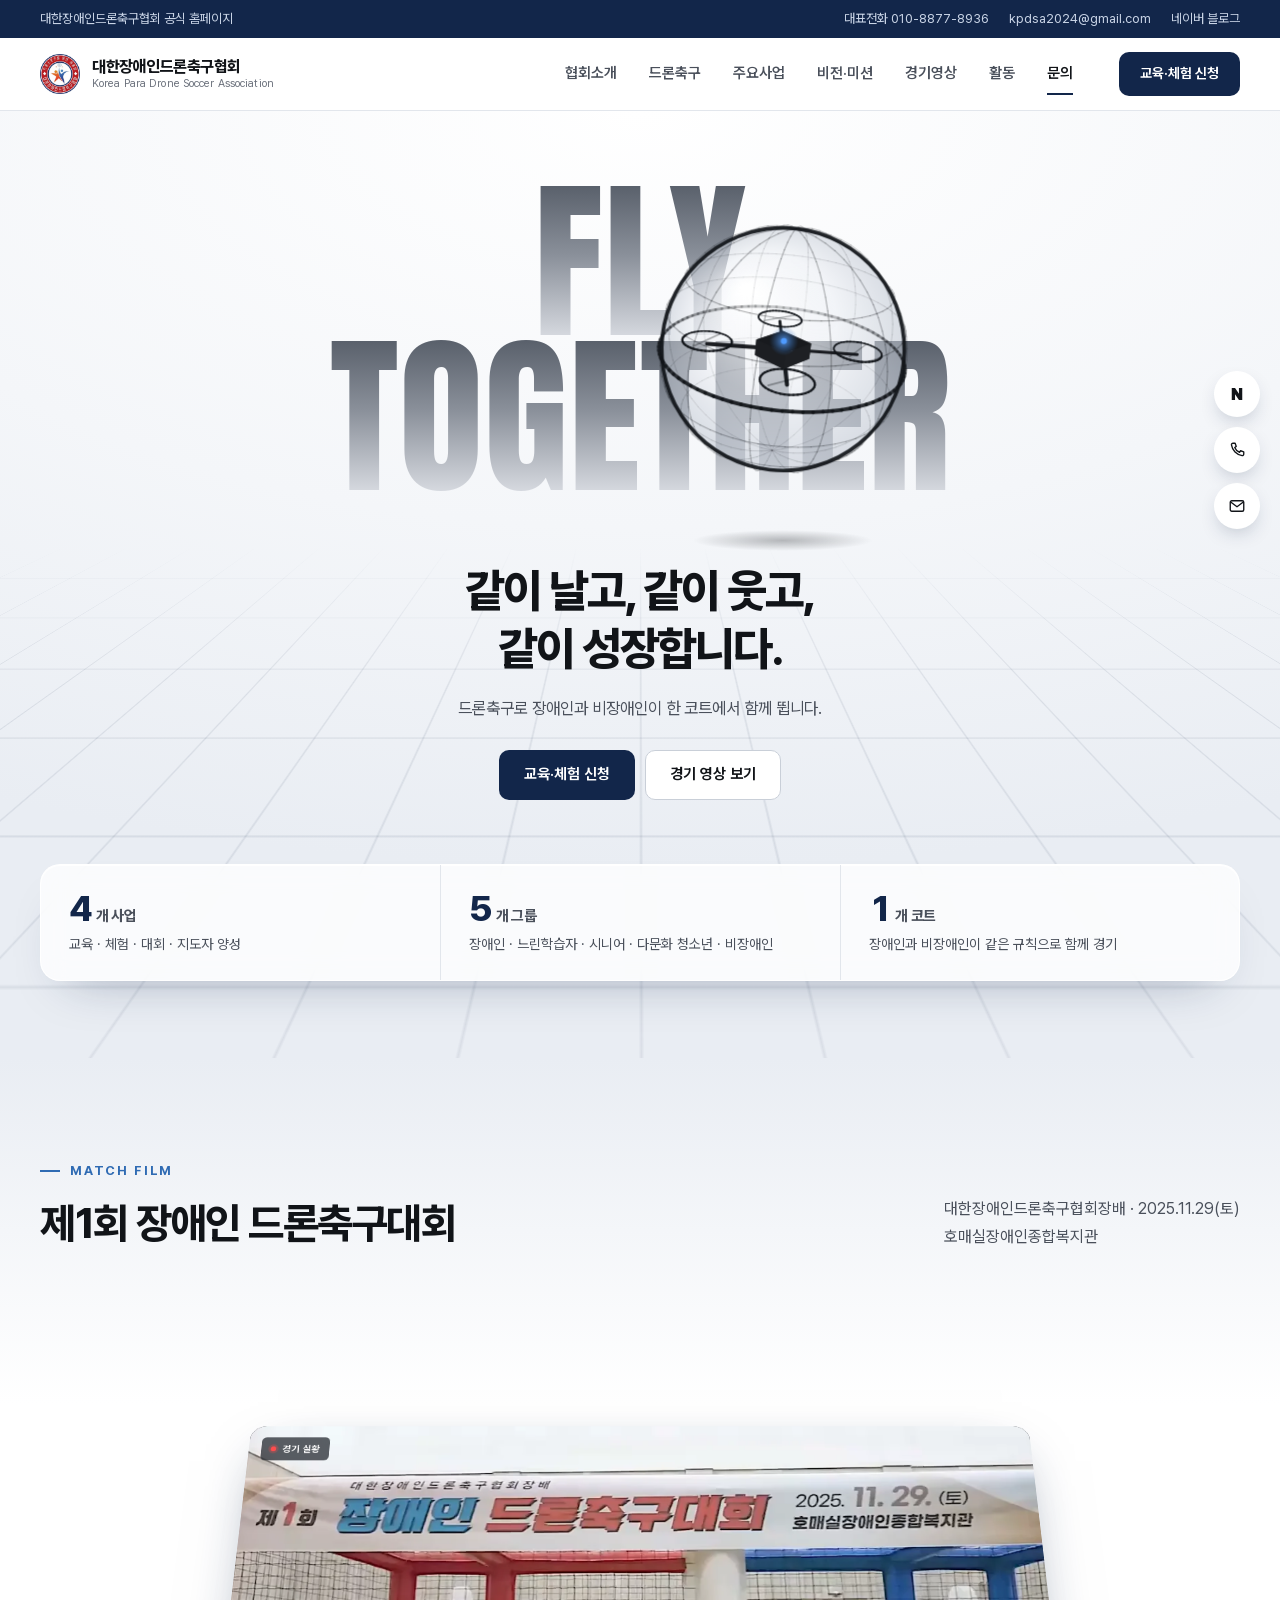
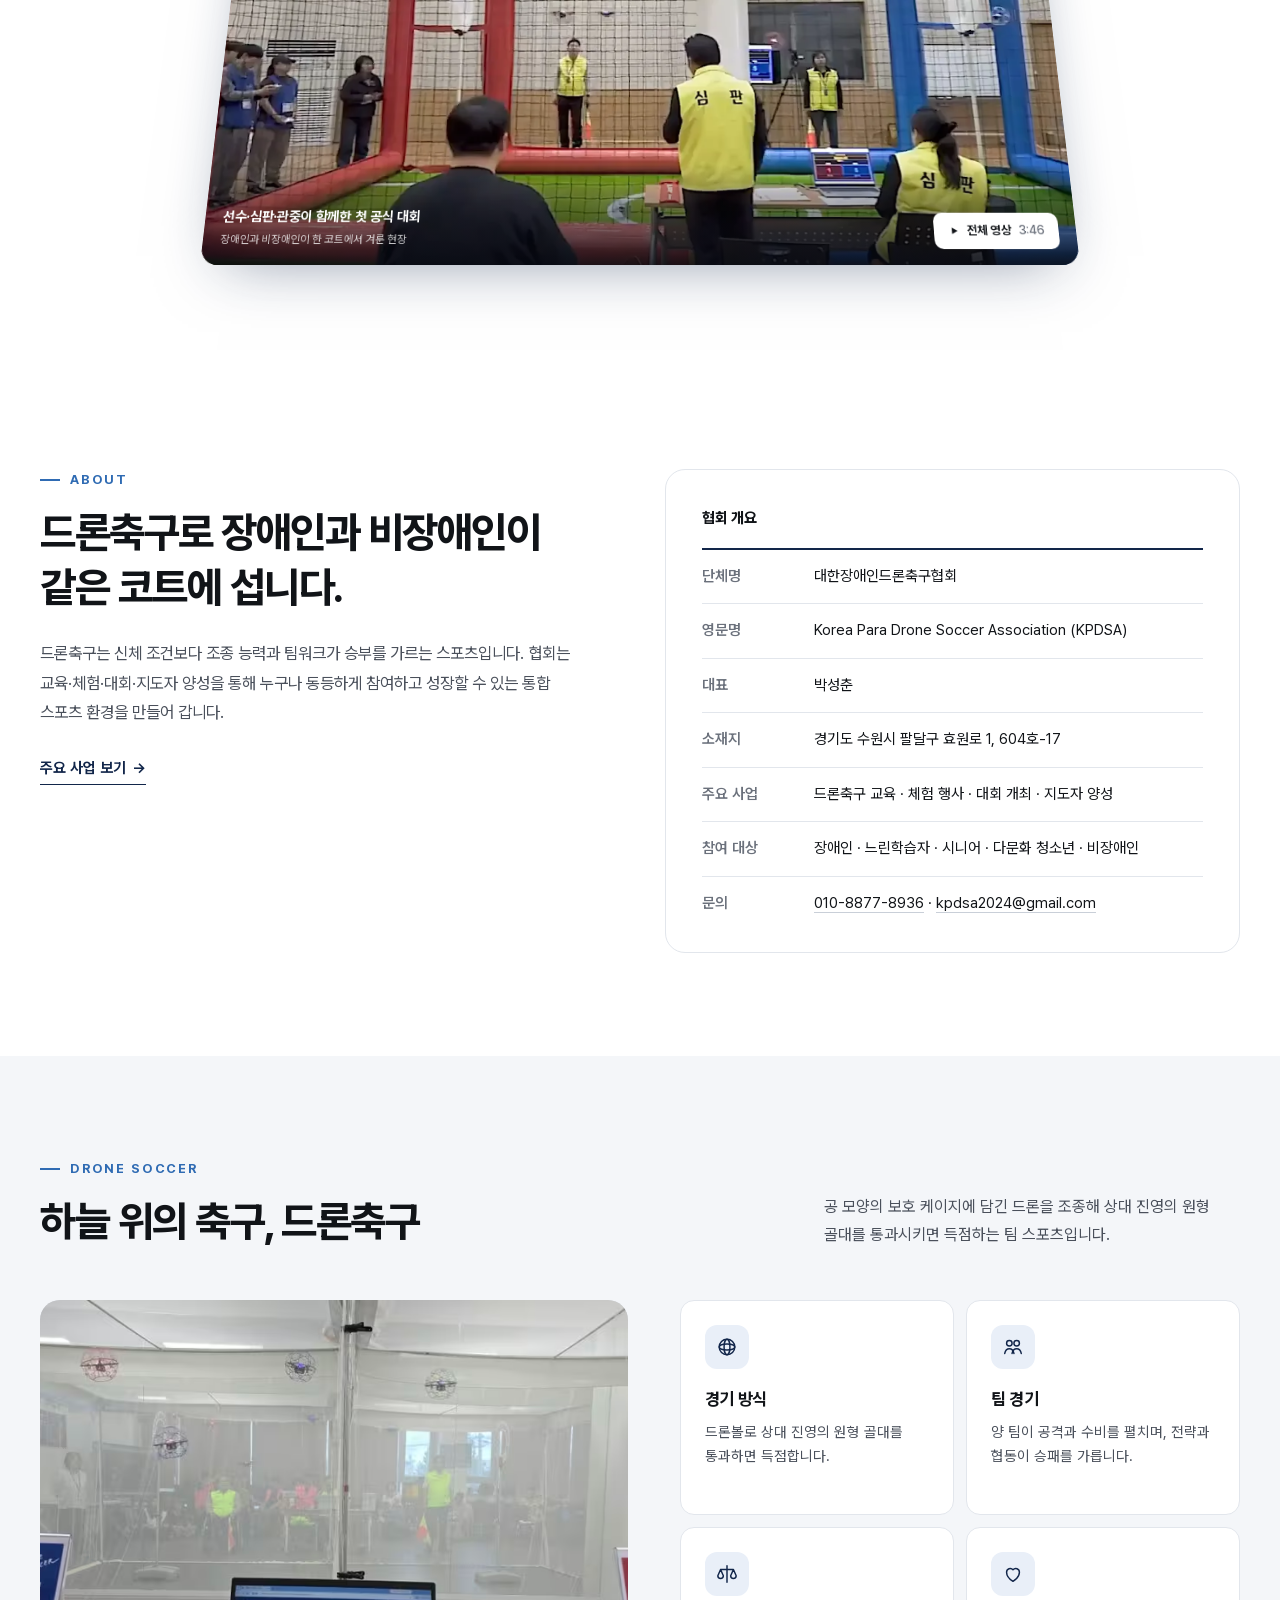
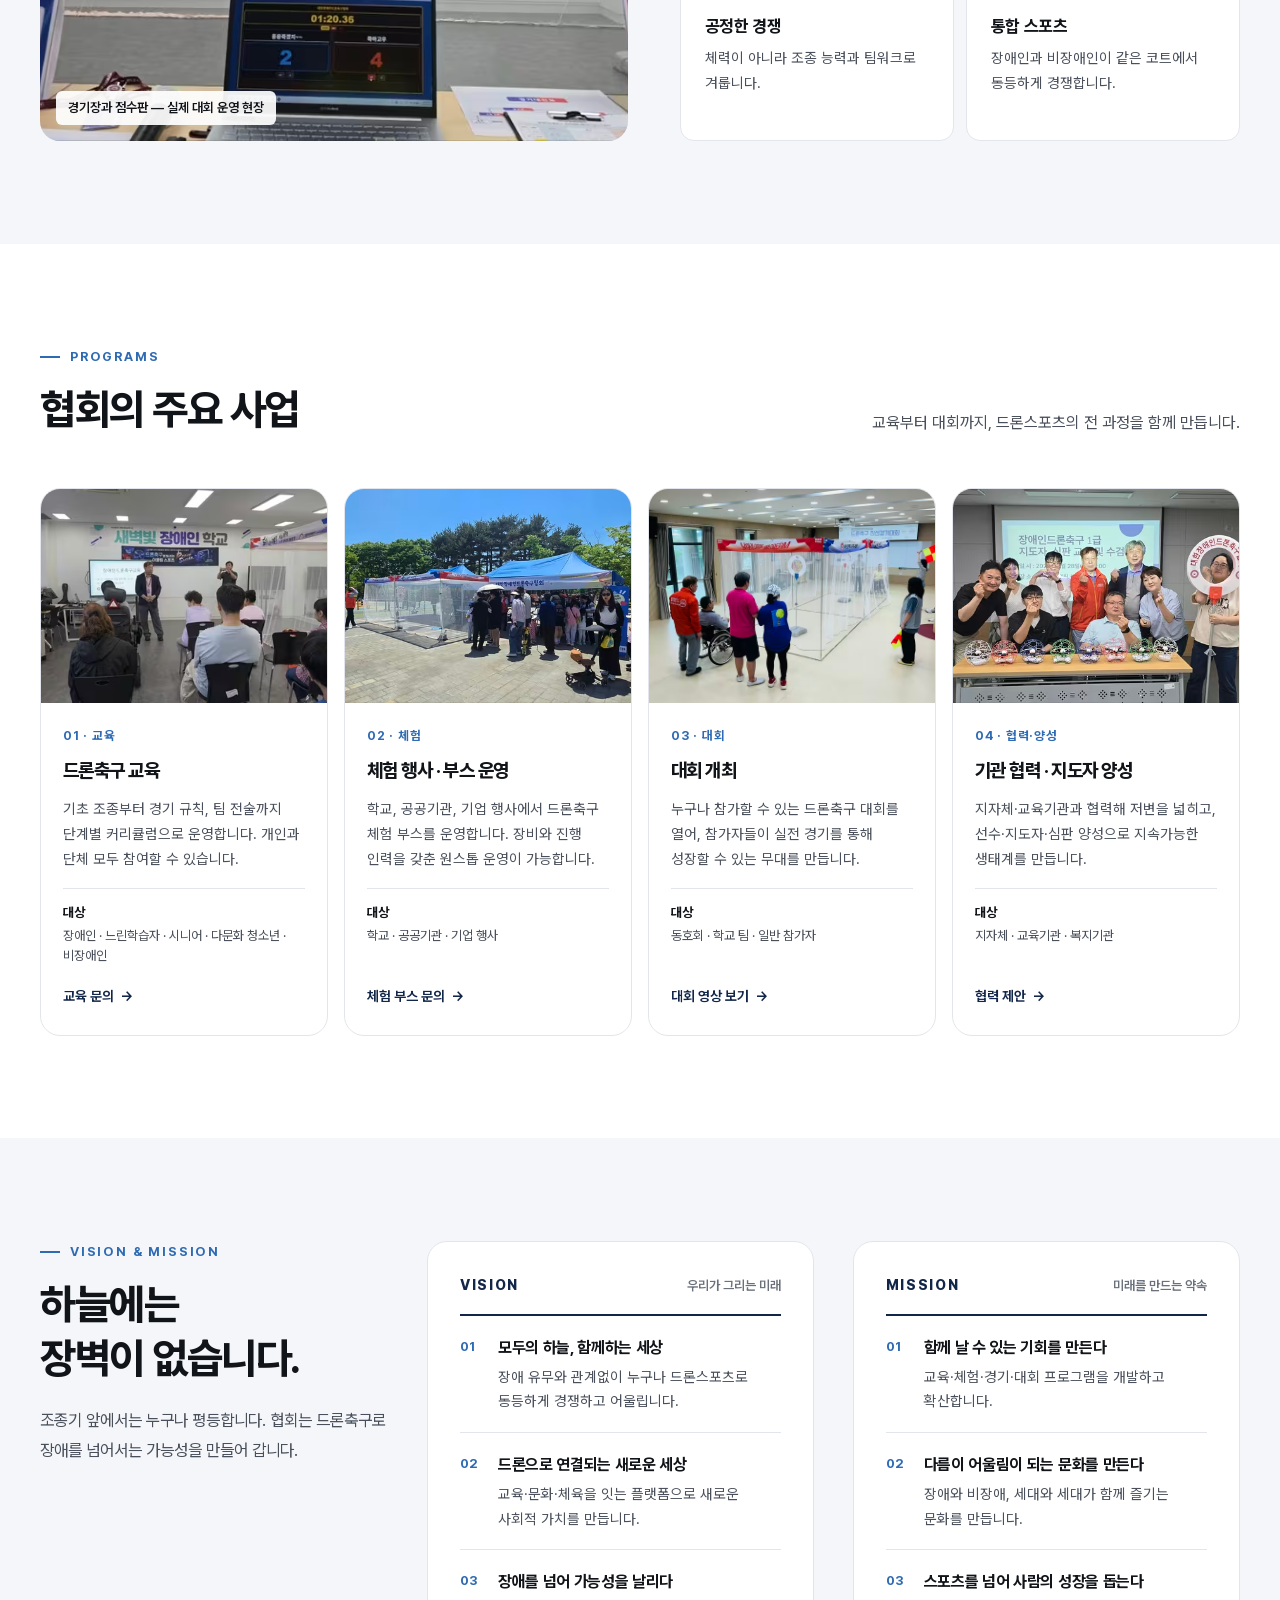
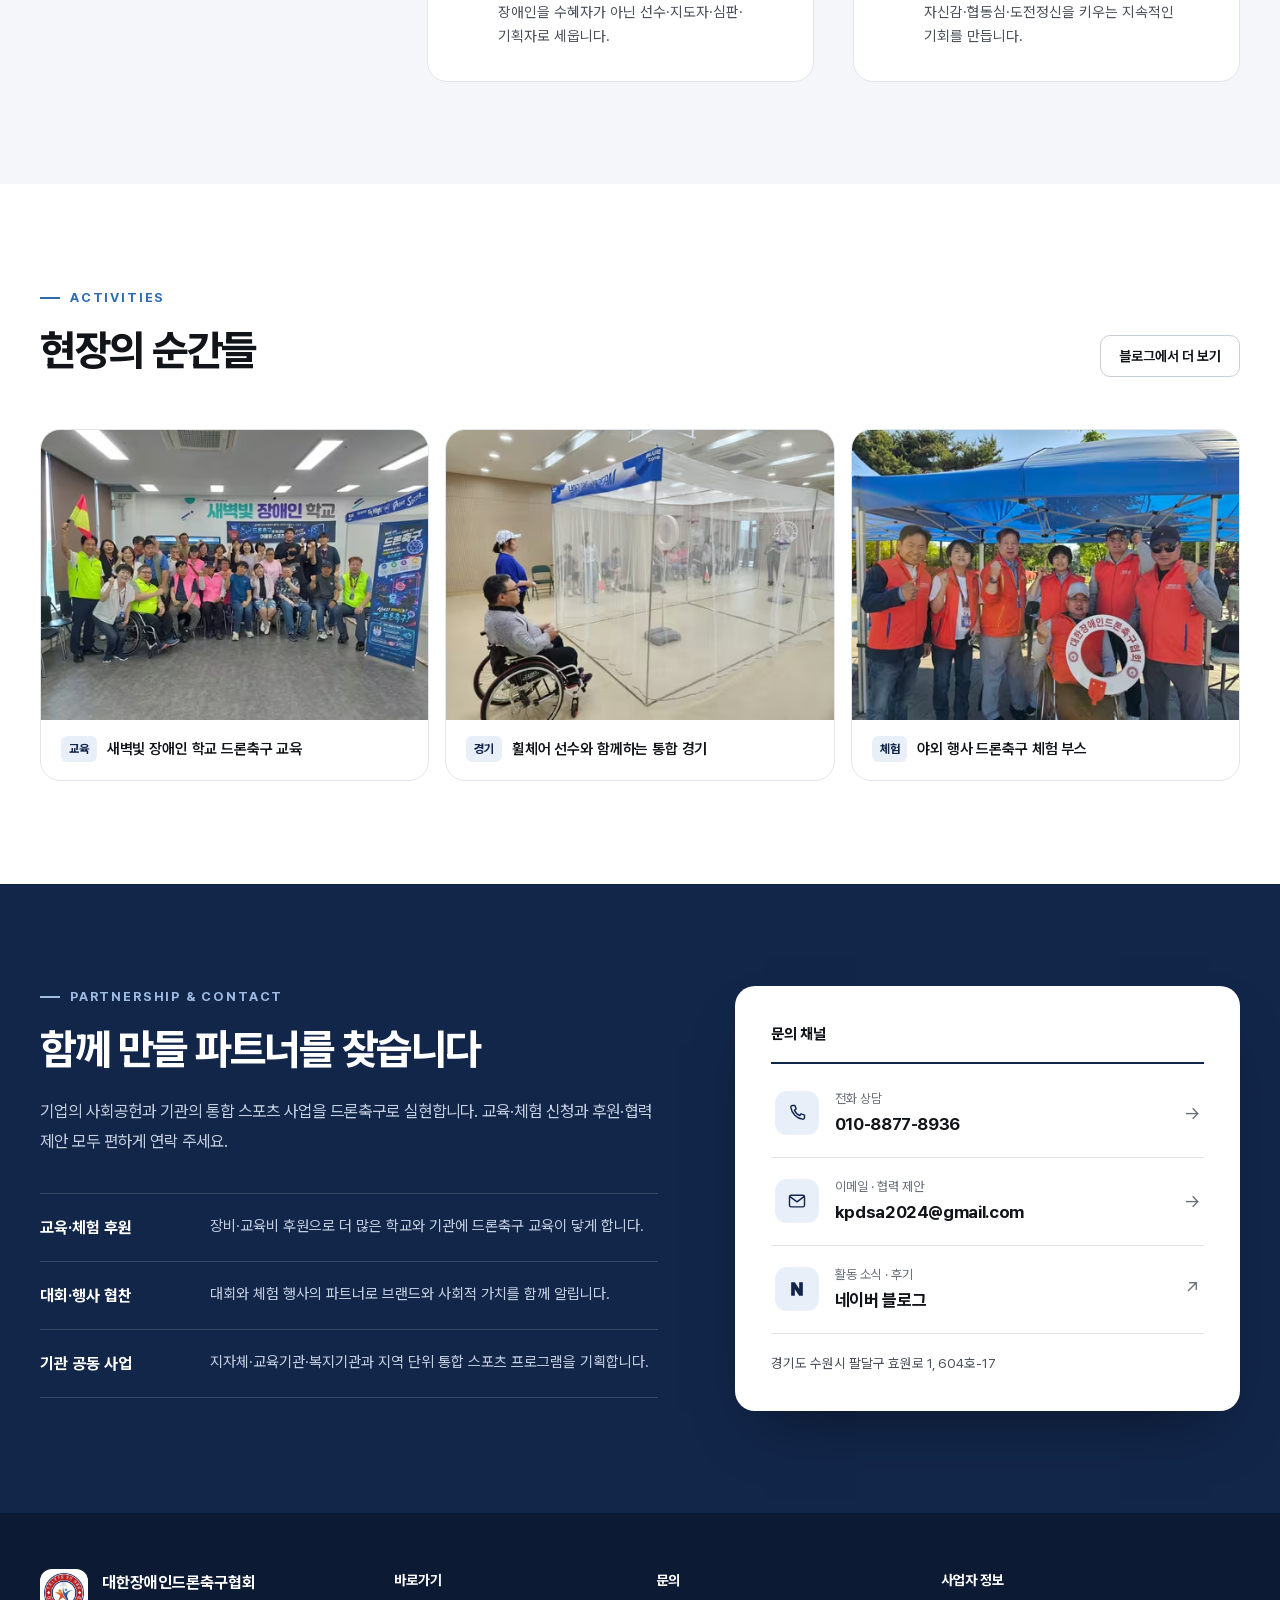
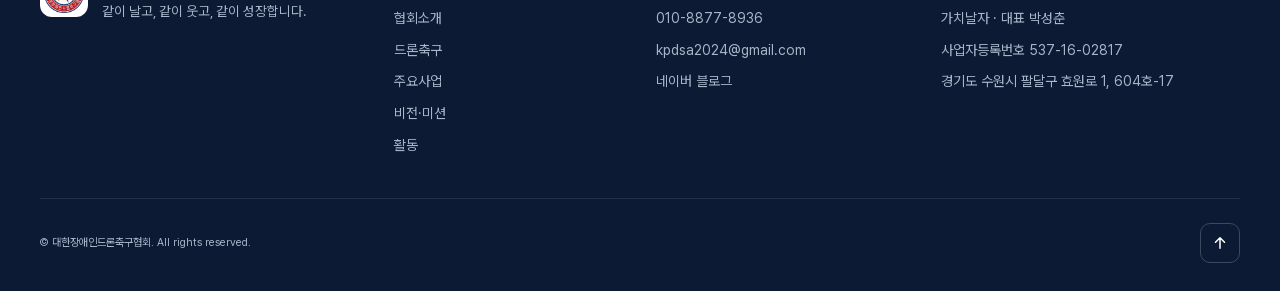
<file: index.html>
<!doctype html>
<html lang="ko">
<head>
<meta charset="utf-8">
<meta name="viewport" content="width=device-width, initial-scale=1, viewport-fit=cover">
<title>대한장애인드론축구협회 | 같이 날고, 같이 웃고, 같이 성장합니다</title>
<meta name="description" content="대한장애인드론축구협회(가치날자)는 드론축구로 장애인·비장애인이 함께하는 통합 스포츠 문화를 만듭니다. 교육·체험·대회·지도자 양성 운영.">
<meta name="keywords" content="대한장애인드론축구협회,가치날자,드론축구,장애인체육,통합스포츠,드론교육,드론체험,드론축구대회,장애인드론축구,수원 드론축구">
<meta name="author" content="대한장애인드론축구협회">
<meta name="robots" content="index,follow,max-image-preview:large,max-snippet:-1,max-video-preview:-1">
<meta name="theme-color" content="#F3F4F6">
<meta name="format-detection" content="telephone=yes">
<meta name="referrer" content="strict-origin-when-cross-origin">
<link rel="canonical" href="https://gachinalja.co.kr/">

<!-- Open Graph -->
<meta property="og:type" content="website">
<meta property="og:site_name" content="대한장애인드론축구협회">
<meta property="og:locale" content="ko_KR">
<meta property="og:title" content="대한장애인드론축구협회 | 같이 날고, 같이 웃고, 같이 성장합니다">
<meta property="og:description" content="대한장애인드론축구협회(가치날자)는 드론축구로 장애인·비장애인이 함께하는 통합 스포츠 문화를 만듭니다. 교육·체험·대회·지도자 양성 운영.">
<meta property="og:url" content="https://gachinalja.co.kr/">
<meta property="og:image" content="https://gachinalja.co.kr/og-image.jpg">
<meta property="og:image:secure_url" content="https://gachinalja.co.kr/og-image.jpg">
<meta property="og:image:type" content="image/jpeg">
<meta property="og:image:width" content="1200">
<meta property="og:image:height" content="630">
<meta property="og:image:alt" content="대한장애인드론축구협회 - 같이 날고, 같이 웃고, 같이 성장합니다">

<!-- Twitter / X -->
<meta name="twitter:card" content="summary_large_image">
<meta name="twitter:title" content="대한장애인드론축구협회 | 같이 날고, 같이 웃고, 같이 성장합니다">
<meta name="twitter:description" content="대한장애인드론축구협회(가치날자)는 드론축구로 장애인·비장애인이 함께하는 통합 스포츠 문화를 만듭니다. 교육·체험·대회·지도자 양성 운영.">
<meta name="twitter:image" content="https://gachinalja.co.kr/og-image.jpg">
<meta name="twitter:image:alt" content="대한장애인드론축구협회 - 같이 날고, 같이 웃고, 같이 성장합니다">

<!-- 검색엔진 소유확인 (구글은 DNS TXT 레코드로 인증 완료) -->
<meta name="naver-site-verification" content="6b416343850fb86ff10b9be7f6fead7fe8ea09ba">
<!-- <meta name="msvalidate.01" content="BING_VERIFICATION_CODE"> -->

<link rel="icon" href="favicon.ico" sizes="32x32">
<link rel="icon" type="image/png" sizes="192x192" href="icon-192.png">
<link rel="apple-touch-icon" href="apple-touch-icon.png">
<link rel="manifest" href="site.webmanifest">

<link rel="preload" href="assets/fonts/pretendard.woff2" as="font" type="font/woff2" crossorigin>
<link rel="preload" href="assets/fonts/anton.woff2" as="font" type="font/woff2" crossorigin>
<link rel="stylesheet" href="assets/css/site.css">

<script type="application/ld+json">{"@context":"https://schema.org","@type":"SportsOrganization","@id":"https://gachinalja.co.kr/#organization","name":"대한장애인드론축구협회","alternateName":["가치날자","Korea Para Drone Soccer Association","KPDSA"],"url":"https://gachinalja.co.kr/","logo":"https://gachinalja.co.kr/icon-512.png","image":"https://gachinalja.co.kr/og-image.jpg","description":"대한장애인드론축구협회(가치날자)는 드론축구로 장애인·비장애인이 함께하는 통합 스포츠 문화를 만듭니다. 교육·체험·대회·지도자 양성 운영.","sport":"드론축구","areaServed":{"@type":"Country","name":"대한민국"},"address":{"@type":"PostalAddress","streetAddress":"효원로 1, 604호-17","addressLocality":"수원시 팔달구","addressRegion":"경기도","addressCountry":"KR"},"email":"kpdsa2024@gmail.com","telephone":"+82-10-8877-8936","founder":{"@type":"Person","name":"박성춘"},"contactPoint":[{"@type":"ContactPoint","telephone":"+82-10-8877-8936","email":"kpdsa2024@gmail.com","contactType":"customer service","availableLanguage":["Korean"],"areaServed":"KR"}],"sameAs":["https://blog.naver.com/droneboy123"]}</script>
<script type="application/ld+json">{"@context":"https://schema.org","@type":"WebSite","@id":"https://gachinalja.co.kr/#website","url":"https://gachinalja.co.kr/","name":"대한장애인드론축구협회","inLanguage":"ko-KR","publisher":{"@id":"https://gachinalja.co.kr/#organization"}}</script>
<script type="application/ld+json">{"@context":"https://schema.org","@type":"FAQPage","mainEntity":[{"@type":"Question","name":"드론축구란 무엇인가요?","acceptedAnswer":{"@type":"Answer","text":"공 모양의 보호 케이지에 담긴 드론을 조종해 상대 진영의 원형 골대를 통과시키면 득점하는 팀 스포츠입니다. 신체 조건보다 조종 능력과 팀워크가 승부를 가르기 때문에 장애인과 비장애인이 같은 코트에서 동등하게 경쟁할 수 있습니다."}},{"@type":"Question","name":"교육이나 체험은 어떻게 신청하나요?","acceptedAnswer":{"@type":"Answer","text":"전화(010-8877-8936) 또는 이메일(kpdsa2024@gmail.com), 네이버 블로그를 통해 문의하시면 학교·기관·기업 맞춤 프로그램 상담이 가능합니다."}},{"@type":"Question","name":"장애인만 참여할 수 있나요?","acceptedAnswer":{"@type":"Answer","text":"아닙니다. 대한장애인드론축구협회의 프로그램은 장애인과 비장애인이 함께 참여하는 통합 스포츠를 지향합니다. 학교, 기관, 기업 단위 체험 및 교육 프로그램도 운영합니다."}}]}</script>
<script type="application/ld+json">{"@context":"https://schema.org","@type":"VideoObject","name":"제1회 장애인 드론축구대회 경기 실황","description":"대한장애인드론축구협회장배 제1회 장애인 드론축구대회(2025.11.29, 호매실장애인종합복지관) 경기 영상입니다.","thumbnailUrl":["https://gachinalja.co.kr/assets/video/match-poster.webp"],"uploadDate":"2026-09-28","duration":"PT3M46S","contentUrl":"https://gachinalja.co.kr/assets/video/match-full.mp4","publisher":{"@id":"https://gachinalja.co.kr/#organization"},"inLanguage":"ko-KR"}</script>
<script type="application/ld+json">{"@context":"https://schema.org","@type":"SportsEvent","name":"대한장애인드론축구협회장배 제1회 장애인 드론축구대회","startDate":"2025-11-29","endDate":"2025-11-29","eventStatus":"https://schema.org/EventScheduled","eventAttendanceMode":"https://schema.org/OfflineEventAttendanceMode","sport":"드론축구","location":{"@type":"Place","name":"호매실장애인종합복지관"},"organizer":{"@id":"https://gachinalja.co.kr/#organization"},"image":["https://gachinalja.co.kr/assets/video/match-poster.webp"]}</script>

<!-- Google Analytics 4 — G-XXXXXXXXXX 를 실제 측정 ID로 교체 후 주석 해제 -->
<!--
<script async src="https://www.googletagmanager.com/gtag/js?id=G-XXXXXXXXXX"></script>
<script>
window.dataLayer=window.dataLayer||[];function gtag(){dataLayer.push(arguments);}
gtag('js',new Date());
gtag('config','G-XXXXXXXXXX',{anonymize_ip:true});
</script>
-->
</head>
<body>
<a class="skip" href="#main">본문 바로가기</a>

<!-- ════════════════ 상단 연락처 바 ════════════════ -->
<div class="util">
  <div class="wrap util-in">
    <span>대한장애인드론축구협회 공식 홈페이지</span>
    <span class="util-links">
      <a href="tel:010-8877-8936">대표전화 010-8877-8936</a>
      <a href="mailto:kpdsa2024@gmail.com">kpdsa2024@gmail.com</a>
      <a href="https://blog.naver.com/droneboy123" target="_blank" rel="noopener noreferrer">네이버 블로그</a>
    </span>
  </div>
</div>

<!-- ════════════════ 헤더 ════════════════ -->
<header class="hdr" id="hdr">
  <div class="wrap hdr-in">
    <a class="brand" href="#top" aria-label="대한장애인드론축구협회 홈">
      <picture><source type="image/webp" srcset="assets/img/emblem-256.webp"><img src="assets/img/emblem-256.png" alt="" width="40" height="40"></picture>
      <span class="brand-txt"><b>대한장애인드론축구협회</b><small>Korea Para Drone Soccer Association</small></span>
    </a>
    <nav class="nav" aria-label="주 메뉴">
      <a href="#about">협회소개</a>
      <a href="#sport">드론축구</a>
      <a href="#programs">주요사업</a>
      <a href="#vision">비전·미션</a>
      <a href="#film">경기영상</a>
      <a href="#moments">활동</a>
      <a href="#contact">문의</a>
    </nav>
    <a class="btn btn-navy hdr-cta" href="#contact">교육·체험 신청</a>
    <button class="menu-btn" id="menuBtn" type="button" aria-expanded="false" aria-controls="mnav" aria-label="메뉴 열기">
      <span></span><span></span><span></span>
    </button>
  </div>
  <nav class="mnav" id="mnav" aria-label="모바일 메뉴" hidden>
    <a href="#about">협회소개</a>
    <a href="#sport">드론축구</a>
    <a href="#programs">주요사업</a>
    <a href="#vision">비전·미션</a>
    <a href="#moments">활동</a>
    <a href="#contact" class="mnav-cta">교육·체험 신청</a>
  </nav>
</header>

<main id="main">

<!-- ════════════════ 히어로 ════════════════ -->
<section class="hero" id="top">
  <div class="hero-floor" aria-hidden="true"></div>
  <div class="wrap hero-in">
    <div class="hero-visual" aria-hidden="true">
      <p class="display"><span class="d1 drop" style="--i:1">FLY</span><span class="d2 drop" style="--i:2">TOGETHER</span></p>
      <div class="ball-wrap drop" style="--i:3">
        <canvas class="ball" id="ball3d" width="600" height="600"></canvas>
        <noscript><img class="ball" src="assets/img/emblem-256.png" alt=""></noscript>
      </div>
      <span class="ball-shadow"></span>
    </div>

    <h1 class="drop" style="--i:4">같이 날고, 같이 웃고,<br>같이 성장합니다.</h1>
    <p class="hero-lead drop" style="--i:5">드론축구로 장애인과 비장애인이 한 코트에서 함께 뜁니다.</p>
    <div class="hero-cta drop" style="--i:6">
      <a class="btn btn-navy" href="#contact">교육·체험 신청</a>
      <a class="btn btn-line" href="#film">경기 영상 보기</a>
    </div>
  </div>

  <div class="wrap">
    <dl class="facts drop" style="--i:7">
      <div><dt><span data-count="4">4</span><small>개 사업</small></dt><dd>교육 · 체험 · 대회 · 지도자 양성</dd></div>
      <div><dt><span data-count="5">5</span><small>개 그룹</small></dt><dd>장애인 · 느린학습자 · 시니어 · 다문화 청소년 · 비장애인</dd></div>
      <div><dt><span data-count="1">1</span><small>개 코트</small></dt><dd>장애인과 비장애인이 같은 규칙으로 함께 경기</dd></div>
    </dl>
  </div>

  <nav class="quick" aria-label="빠른 연락">
    <a href="https://blog.naver.com/droneboy123" target="_blank" rel="noopener noreferrer" aria-label="네이버 블로그"><svg viewBox="0 0 24 24" aria-hidden="true"><path d="M5 4h4.4l5.2 7.6V4H19v16h-4.4l-5.2-7.6V20H5z" fill="currentColor"/></svg></a>
    <a href="tel:010-8877-8936" aria-label="전화 010-8877-8936"><svg viewBox="0 0 24 24" aria-hidden="true"><path d="M6.6 3h2.9l1.5 4.2-2 1.4a11 11 0 006.4 6.4l1.4-2 4.2 1.5v2.9a2 2 0 01-2.2 2A17 17 0 014.6 5.2 2 2 0 016.6 3z"/></svg></a>
    <a href="mailto:kpdsa2024@gmail.com" aria-label="이메일 보내기"><svg viewBox="0 0 24 24" aria-hidden="true"><rect x="3" y="5" width="18" height="14" rx="2"/><path d="M4 7l8 6 8-6"/></svg></a>
  </nav>
</section>

<!-- ════════════════ 경기 영상 (스크롤하면 세워지는 3D 화면) ════════════════ -->
<section class="film" id="film">
  <div class="wrap">
    <div class="sec-head reveal">
      <div>
        <p class="kicker">MATCH FILM</p>
        <h2 class="h2">제1회 장애인 드론축구대회</h2>
      </div>
      <p class="sec-note">대한장애인드론축구협회장배 · 2025.11.29(토)<br>호매실장애인종합복지관</p>
    </div>
    <div class="film-stage">
      <figure class="hero-media" id="filmBox">
        <video class="film-video" id="filmVideo" muted loop playsinline preload="metadata"
               poster="assets/video/match-poster.webp" aria-label="제1회 장애인 드론축구대회 경기 영상">
          <source src="assets/video/match-loop-m.mp4" type="video/mp4" media="(max-width: 760px)">
          <source src="assets/video/match-loop.mp4" type="video/mp4">
        </video>
        <span class="film-badge"><span class="live" aria-hidden="true"></span>경기 실황</span>
        <figcaption class="film-cap">
          <span><b>선수·심판·관중이 함께한 첫 공식 대회</b><small>장애인과 비장애인이 한 코트에서 겨룬 현장</small></span>
          <button class="film-play" id="filmPlay" type="button">
            <svg viewBox="0 0 24 24" aria-hidden="true"><path d="M8 5.5v13l11-6.5z" fill="currentColor"/></svg>
            전체 영상 <span>3:46</span>
          </button>
        </figcaption>
      </figure>
    </div>
  </div>
</section>

<!-- ════════════════ 협회 소개 ════════════════ -->
<section class="sec" id="about">
  <div class="wrap about">
    <div class="about-txt reveal">
      <p class="kicker">ABOUT</p>
      <h2 class="h2">드론축구로 장애인과 비장애인이 <br>같은 코트에 섭니다.</h2>
      <p class="body-lg">드론축구는 신체 조건보다 조종 능력과 팀워크가 승부를 가르는 스포츠입니다. 협회는 교육·체험·대회·지도자 양성을 통해 누구나 동등하게 참여하고 성장할 수 있는 통합 스포츠 환경을 만들어 갑니다.</p>
      <a class="text-link" href="#programs">주요 사업 보기</a>
    </div>

    <div class="overview reveal">
      <p class="overview-h">협회 개요</p>
      <dl>
        <div><dt>단체명</dt><dd>대한장애인드론축구협회</dd></div>
        <div><dt>영문명</dt><dd>Korea Para Drone Soccer Association (KPDSA)</dd></div>
        <div><dt>대표</dt><dd>박성춘</dd></div>
        <div><dt>소재지</dt><dd>경기도 수원시 팔달구 효원로 1, 604호-17</dd></div>
        <div><dt>주요 사업</dt><dd>드론축구 교육 · 체험 행사 · 대회 개최 · 지도자 양성</dd></div>
        <div><dt>참여 대상</dt><dd>장애인 · 느린학습자 · 시니어 · 다문화 청소년 · 비장애인</dd></div>
        <div><dt>문의</dt><dd><a href="tel:010-8877-8936">010-8877-8936</a> · <a href="mailto:kpdsa2024@gmail.com">kpdsa2024@gmail.com</a></dd></div>
      </dl>
    </div>
  </div>
</section>

<!-- ════════════════ 드론축구란 ════════════════ -->
<section class="sec sec-mist" id="sport">
  <div class="wrap">
    <div class="sec-head reveal">
      <div>
        <p class="kicker">DRONE SOCCER</p>
        <h2 class="h2">하늘 위의 축구, 드론축구</h2>
      </div>
      <p class="sec-note">공 모양의 보호 케이지에 담긴 드론을 조종해 상대 진영의 원형 골대를 통과시키면 득점하는 팀 스포츠입니다.</p>
    </div>

    <div class="sport">
      <figure class="sport-photo reveal">
        <picture>
          <source type="image/avif" srcset="assets/img/g-tournament-900.avif 900w, assets/img/g-tournament-450.avif 450w" sizes="(max-width:900px) 100vw, 46vw">
          <source type="image/webp" srcset="assets/img/g-tournament-900.webp 900w, assets/img/g-tournament-450.webp 450w" sizes="(max-width:900px) 100vw, 46vw">
          <img src="assets/img/g-tournament-900.webp" alt="드론축구 경기장과 BLUE·RED 팀 점수판" width="900" height="675" loading="lazy" decoding="async">
        </picture>
        <figcaption>경기장과 점수판 — 실제 대회 운영 현장</figcaption>
      </figure>

      <ul class="specs">
        <li class="spec reveal">
          <span class="spec-ic" aria-hidden="true"><svg viewBox="0 0 24 24"><circle cx="12" cy="12" r="8.5"/><ellipse cx="12" cy="12" rx="8.5" ry="3.2"/><ellipse cx="12" cy="12" rx="3.2" ry="8.5"/></svg></span>
          <div><h3>경기 방식</h3><p>드론볼로 상대 진영의 원형 골대를 통과하면 득점합니다.</p></div>
        </li>
        <li class="spec reveal">
          <span class="spec-ic" aria-hidden="true"><svg viewBox="0 0 24 24"><circle cx="8" cy="8" r="3"/><circle cx="16" cy="8" r="3"/><path d="M3 19c.6-3 2.6-5 5-5s4.4 2 5 5M11 19c.6-3 2.6-5 5-5s4.4 2 5 5"/></svg></span>
          <div><h3>팀 경기</h3><p>양 팀이 공격과 수비를 펼치며, 전략과 협동이 승패를 가릅니다.</p></div>
        </li>
        <li class="spec reveal">
          <span class="spec-ic" aria-hidden="true"><svg viewBox="0 0 24 24"><path d="M12 3v18M5 7h14M5 7l-3 7a3 3 0 006 0zM19 7l-3 7a3 3 0 006 0z"/></svg></span>
          <div><h3>공정한 경쟁</h3><p>체력이 아니라 조종 능력과 팀워크로 겨룹니다.</p></div>
        </li>
        <li class="spec reveal">
          <span class="spec-ic" aria-hidden="true"><svg viewBox="0 0 24 24"><path d="M12 20s-7-4.4-7-10a4 4 0 017-2.6A4 4 0 0119 10c0 5.6-7 10-7 10z"/></svg></span>
          <div><h3>통합 스포츠</h3><p>장애인과 비장애인이 같은 코트에서 동등하게 경쟁합니다.</p></div>
        </li>
      </ul>
    </div>
  </div>
</section>

<!-- ════════════════ 주요 사업 ════════════════ -->
<section class="sec" id="programs">
  <div class="wrap">
    <div class="sec-head reveal">
      <div>
        <p class="kicker">PROGRAMS</p>
        <h2 class="h2">협회의 주요 사업</h2>
      </div>
      <p class="sec-note">교육부터 대회까지, 드론스포츠의 전 과정을 함께 만듭니다.</p>
    </div>

    <ol class="cards">
      <li class="card reveal" id="prog-edu">
        <picture class="card-img">
          <source type="image/avif" srcset="assets/img/prog-edu-966.avif 966w, assets/img/prog-edu-483.avif 483w" sizes="(max-width:700px) 82vw, (max-width:1100px) 46vw, 300px">
          <source type="image/webp" srcset="assets/img/prog-edu-966.webp 966w, assets/img/prog-edu-483.webp 483w" sizes="(max-width:700px) 82vw, (max-width:1100px) 46vw, 300px">
          <img src="assets/img/prog-edu-483.webp" alt="새벽빛 장애인 학교 드론축구 교육 현장" width="483" height="272" loading="lazy" decoding="async">
        </picture>
        <div class="card-body">
          <p class="card-no">01 · 교육</p>
          <h3>드론축구 교육</h3>
          <p>기초 조종부터 경기 규칙, 팀 전술까지 단계별 커리큘럼으로 운영합니다. 개인과 단체 모두 참여할 수 있습니다.</p>
          <p class="card-for"><span>대상</span>장애인 · 느린학습자 · 시니어 · 다문화 청소년 · 비장애인</p>
          <a class="text-link" href="#contact">교육 문의</a>
        </div>
      </li>
      <li class="card reveal" id="prog-event">
        <picture class="card-img">
          <source type="image/avif" srcset="assets/img/prog-event-1200.avif 1200w, assets/img/prog-event-600.avif 600w" sizes="(max-width:700px) 82vw, (max-width:1100px) 46vw, 300px">
          <source type="image/webp" srcset="assets/img/prog-event-1200.webp 1200w, assets/img/prog-event-600.webp 600w" sizes="(max-width:700px) 82vw, (max-width:1100px) 46vw, 300px">
          <img src="assets/img/prog-event-600.webp" alt="야외 행사장의 드론축구 체험 부스" width="600" height="338" loading="lazy" decoding="async">
        </picture>
        <div class="card-body">
          <p class="card-no">02 · 체험</p>
          <h3>체험 행사 · 부스 운영</h3>
          <p>학교, 공공기관, 기업 행사에서 드론축구 체험 부스를 운영합니다. 장비와 진행 인력을 갖춘 원스톱 운영이 가능합니다.</p>
          <p class="card-for"><span>대상</span>학교 · 공공기관 · 기업 행사</p>
          <a class="text-link" href="#contact">체험 부스 문의</a>
        </div>
      </li>
      <li class="card reveal" id="prog-tournament">
        <picture class="card-img">
          <source type="image/avif" srcset="assets/img/prog-tournament-1200.avif 1200w, assets/img/prog-tournament-600.avif 600w" sizes="(max-width:700px) 82vw, (max-width:1100px) 46vw, 300px">
          <source type="image/webp" srcset="assets/img/prog-tournament-1200.webp 1200w, assets/img/prog-tournament-600.webp 600w" sizes="(max-width:700px) 82vw, (max-width:1100px) 46vw, 300px">
          <img src="assets/img/prog-tournament-600.webp" alt="실내 드론축구 경기장에서 경기를 지켜보는 참가자들" width="600" height="450" loading="lazy" decoding="async">
        </picture>
        <div class="card-body">
          <p class="card-no">03 · 대회</p>
          <h3>대회 개최</h3>
          <p>누구나 참가할 수 있는 드론축구 대회를 열어, 참가자들이 실전 경기를 통해 성장할 수 있는 무대를 만듭니다.</p>
          <p class="card-for"><span>대상</span>동호회 · 학교 팀 · 일반 참가자</p>
          <a class="text-link" href="#film">대회 영상 보기</a>
        </div>
      </li>
      <li class="card reveal" id="prog-coach">
        <picture class="card-img">
          <source type="image/avif" srcset="assets/img/prog-coach-1200.avif 1200w, assets/img/prog-coach-600.avif 600w" sizes="(max-width:700px) 82vw, (max-width:1100px) 46vw, 300px">
          <source type="image/webp" srcset="assets/img/prog-coach-1200.webp 1200w, assets/img/prog-coach-600.webp 600w" sizes="(max-width:700px) 82vw, (max-width:1100px) 46vw, 300px">
          <img src="assets/img/prog-coach-600.webp" alt="장애인드론축구 1급 지도자·심판 교육 및 수검 참가자 단체 사진" width="600" height="338" loading="lazy" decoding="async">
        </picture>
        <div class="card-body">
          <p class="card-no">04 · 협력·양성</p>
          <h3>기관 협력 · 지도자 양성</h3>
          <p>지자체·교육기관과 협력해 저변을 넓히고, 선수·지도자·심판 양성으로 지속가능한 생태계를 만듭니다.</p>
          <p class="card-for"><span>대상</span>지자체 · 교육기관 · 복지기관</p>
          <a class="text-link" href="#contact">협력 제안</a>
        </div>
      </li>
    </ol>
  </div>
</section>

<!-- ════════════════ 비전 · 미션 ════════════════ -->
<section class="sec sec-mist" id="vision">
  <div class="wrap vm">
    <div class="vm-intro reveal">
      <p class="kicker">VISION &amp; MISSION</p>
      <h2 class="h2">하늘에는<br>장벽이 없습니다.</h2>
      <p class="body-lg">조종기 앞에서는 누구나 평등합니다. 협회는 드론축구로 장애를 넘어서는 가능성을 만들어 갑니다.</p>
    </div>
    <div class="vm-col reveal">
      <p class="vm-k">VISION <span>우리가 그리는 미래</span></p>
      <ol class="vm-list">
        <li><b>모두의 하늘, 함께하는 세상</b><span>장애 유무와 관계없이 누구나 드론스포츠로 동등하게 경쟁하고 어울립니다.</span></li>
        <li><b>드론으로 연결되는 새로운 세상</b><span>교육·문화·체육을 잇는 플랫폼으로 새로운 사회적 가치를 만듭니다.</span></li>
        <li><b>장애를 넘어 가능성을 날리다</b><span>장애인을 수혜자가 아닌 선수·지도자·심판·기획자로 세웁니다.</span></li>
      </ol>
    </div>
    <div class="vm-col reveal">
      <p class="vm-k">MISSION <span>미래를 만드는 약속</span></p>
      <ol class="vm-list">
        <li><b>함께 날 수 있는 기회를 만든다</b><span>교육·체험·경기·대회 프로그램을 개발하고 확산합니다.</span></li>
        <li><b>다름이 어울림이 되는 문화를 만든다</b><span>장애와 비장애, 세대와 세대가 함께 즐기는 문화를 만듭니다.</span></li>
        <li><b>스포츠를 넘어 사람의 성장을 돕는다</b><span>자신감·협동심·도전정신을 키우는 지속적인 기회를 만듭니다.</span></li>
      </ol>
    </div>
  </div>
</section>

<!-- ════════════════ 활동 ════════════════ -->
<section class="sec" id="moments">
  <div class="wrap">
    <div class="sec-head reveal">
      <div>
        <p class="kicker">ACTIVITIES</p>
        <h2 class="h2">현장의 순간들</h2>
      </div>
      <a class="btn btn-line btn-sm" href="https://blog.naver.com/droneboy123" target="_blank" rel="noopener noreferrer">블로그에서 더 보기</a>
    </div>
    <ul class="tiles">
      <li class="tile reveal">
        <picture>
          <source type="image/avif" srcset="assets/img/g-group-900.avif 900w, assets/img/g-group-450.avif 450w" sizes="(max-width:700px) 80vw, 33vw">
          <source type="image/webp" srcset="assets/img/g-group-900.webp 900w, assets/img/g-group-450.webp 450w" sizes="(max-width:700px) 80vw, 33vw">
          <img src="assets/img/g-group-450.webp" alt="새벽빛 장애인 학교 드론축구 교육 단체 사진" width="450" height="338" loading="lazy" decoding="async">
        </picture>
        <p><b>교육</b>새벽빛 장애인 학교 드론축구 교육</p>
      </li>
      <li class="tile reveal">
        <picture>
          <source type="image/avif" srcset="assets/img/g-training-900.avif 900w, assets/img/g-training-450.avif 450w" sizes="(max-width:700px) 80vw, 33vw">
          <source type="image/webp" srcset="assets/img/g-training-900.webp 900w, assets/img/g-training-450.webp 450w" sizes="(max-width:700px) 80vw, 33vw">
          <img src="assets/img/g-training-450.webp" alt="휠체어를 탄 선수가 드론축구 경기장 앞에서 경기하는 모습" width="450" height="338" loading="lazy" decoding="async">
        </picture>
        <p><b>경기</b>휠체어 선수와 함께하는 통합 경기</p>
      </li>
      <li class="tile reveal">
        <picture>
          <source type="image/avif" srcset="assets/img/g-booth-900.avif 900w, assets/img/g-booth-450.avif 450w" sizes="(max-width:700px) 80vw, 33vw">
          <source type="image/webp" srcset="assets/img/g-booth-900.webp 900w, assets/img/g-booth-450.webp 450w" sizes="(max-width:700px) 80vw, 33vw">
          <img src="assets/img/g-booth-450.webp" alt="야외 체험 부스 앞의 협회 운영진" width="450" height="338" loading="lazy" decoding="async">
        </picture>
        <p><b>체험</b>야외 행사 드론축구 체험 부스</p>
      </li>
    </ul>
  </div>
</section>

<!-- ════════════════ 함께하기 · 문의 ════════════════ -->
<section class="sec sec-navy" id="contact">
  <div class="wrap contact">
    <div class="contact-txt reveal">
      <p class="kicker kicker-light">PARTNERSHIP &amp; CONTACT</p>
      <h2 class="h2">함께 만들 파트너를 찾습니다</h2>
      <p class="body-lg">기업의 사회공헌과 기관의 통합 스포츠 사업을 드론축구로 실현합니다. 교육·체험 신청과 후원·협력 제안 모두 편하게 연락 주세요.</p>
      <ul class="partner">
        <li><b>교육·체험 후원</b><span>장비·교육비 후원으로 더 많은 학교와 기관에 드론축구 교육이 닿게 합니다.</span></li>
        <li><b>대회·행사 협찬</b><span>대회와 체험 행사의 파트너로 브랜드와 사회적 가치를 함께 알립니다.</span></li>
        <li><b>기관 공동 사업</b><span>지자체·교육기관·복지기관과 지역 단위 통합 스포츠 프로그램을 기획합니다.</span></li>
      </ul>
    </div>

    <div class="contact-panel reveal">
      <p class="panel-h">문의 채널</p>
      <a class="ch" href="tel:010-8877-8936">
        <span class="ch-ic" aria-hidden="true"><svg viewBox="0 0 24 24"><path d="M6.6 3h2.9l1.5 4.2-2 1.4a11 11 0 006.4 6.4l1.4-2 4.2 1.5v2.9a2 2 0 01-2.2 2A17 17 0 014.6 5.2 2 2 0 016.6 3z"/></svg></span>
        <span class="ch-t"><small>전화 상담</small><b>010-8877-8936</b></span>
        <span class="ch-go" aria-hidden="true">→</span>
      </a>
      <a class="ch" href="mailto:kpdsa2024@gmail.com">
        <span class="ch-ic" aria-hidden="true"><svg viewBox="0 0 24 24"><rect x="3" y="5" width="18" height="14" rx="2"/><path d="M4 7l8 6 8-6"/></svg></span>
        <span class="ch-t"><small>이메일 · 협력 제안</small><b>kpdsa2024@gmail.com</b></span>
        <span class="ch-go" aria-hidden="true">→</span>
      </a>
      <a class="ch" href="https://blog.naver.com/droneboy123" target="_blank" rel="noopener noreferrer">
        <span class="ch-ic" aria-hidden="true"><svg viewBox="0 0 24 24"><path d="M5 4h4.4l5.2 7.6V4H19v16h-4.4l-5.2-7.6V20H5z" fill="currentColor" stroke="none"/></svg></span>
        <span class="ch-t"><small>활동 소식 · 후기</small><b>네이버 블로그</b></span>
        <span class="ch-go" aria-hidden="true">↗</span>
      </a>
      <p class="panel-note">경기도 수원시 팔달구 효원로 1, 604호-17</p>
    </div>
  </div>
</section>

</main>

<!-- ════════════════ 푸터 ════════════════ -->
<footer class="ftr">
  <div class="wrap">
    <div class="ftr-grid">
      <div class="ftr-brand">
        <picture><source type="image/webp" srcset="assets/img/emblem-256.webp"><img src="assets/img/emblem-256.png" alt="" width="48" height="48" loading="lazy"></picture>
        <p><b>대한장애인드론축구협회</b><span>같이 날고, 같이 웃고, 같이 성장합니다.</span></p>
      </div>
      <nav class="ftr-col" aria-label="푸터 메뉴">
        <p>바로가기</p>
        <a href="#about">협회소개</a><a href="#sport">드론축구</a><a href="#programs">주요사업</a><a href="#vision">비전·미션</a><a href="#moments">활동</a>
      </nav>
      <div class="ftr-col">
        <p>문의</p>
        <a href="tel:010-8877-8936">010-8877-8936</a>
        <a href="mailto:kpdsa2024@gmail.com">kpdsa2024@gmail.com</a>
        <a href="https://blog.naver.com/droneboy123" target="_blank" rel="noopener noreferrer">네이버 블로그</a>
      </div>
      <div class="ftr-col">
        <p>사업자 정보</p>
        <span>가치날자 · 대표 박성춘</span>
        <span>사업자등록번호 537-16-02817</span>
        <span>경기도 수원시 팔달구 효원로 1, 604호-17</span>
      </div>
    </div>
    <div class="ftr-bottom">
      <small>© 대한장애인드론축구협회. All rights reserved.</small>
      <a class="to-top" href="#top" aria-label="맨 위로">
        <svg viewBox="0 0 24 24" aria-hidden="true"><path d="M12 19V5M6 11l6-6 6 6"/></svg>
      </a>
    </div>
  </div>
</footer>

<script src="assets/js/site.js" defer></script>
</body>
</html>
</file>
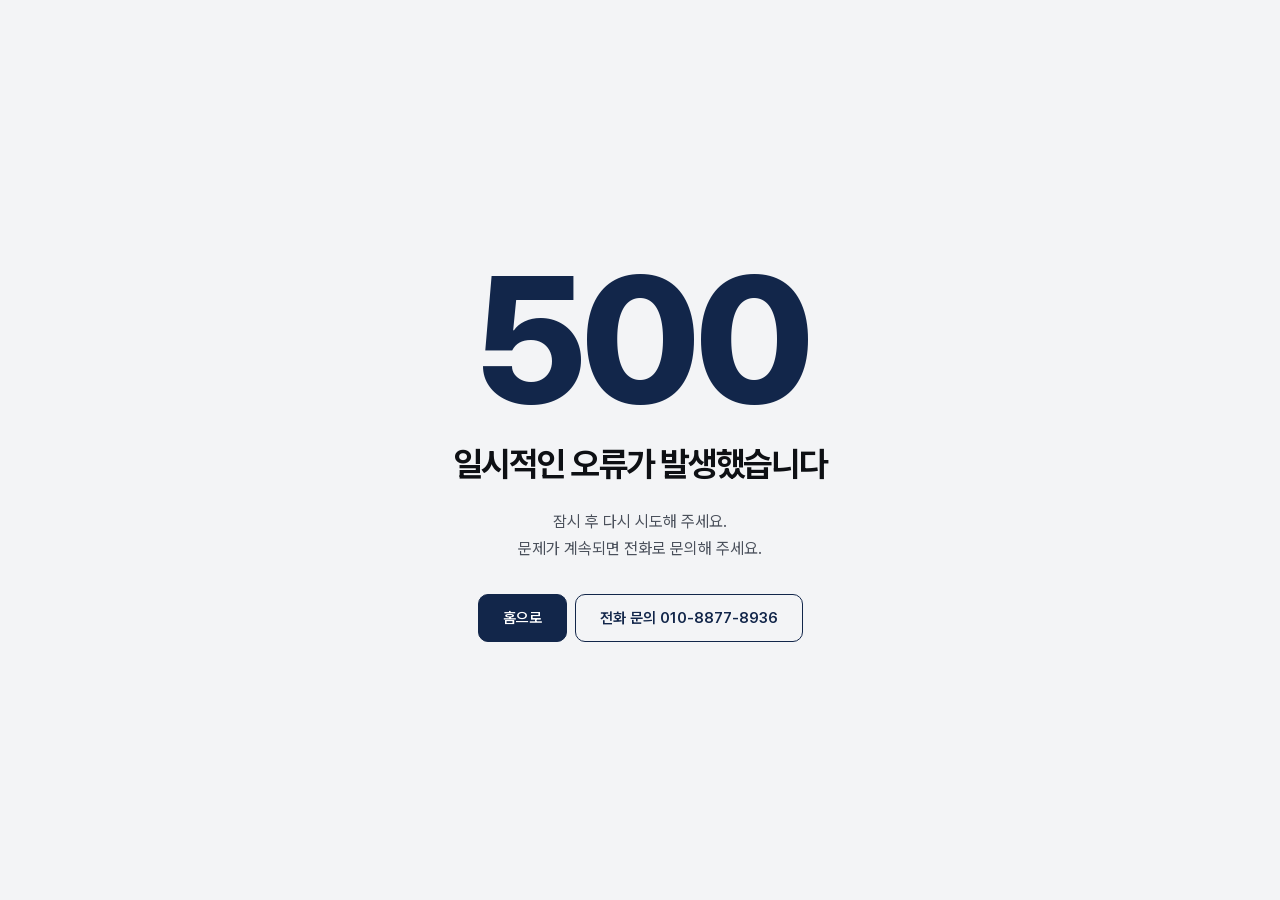
<file: 50x.html>
<!doctype html>
<html lang="ko">
<head>
<meta charset="utf-8">
<meta name="viewport" content="width=device-width, initial-scale=1">
<title>일시적인 오류 | 대한장애인드론축구협회</title>
<meta name="robots" content="noindex,follow">
<meta name="theme-color" content="#12264A">
<link rel="icon" href="/favicon.ico" sizes="32x32">
<link rel="icon" type="image/png" sizes="192x192" href="/icon-192.png">
<style>
@font-face{font-family:"Pretendard";src:url("/assets/fonts/pretendard.woff2") format("woff2");font-weight:45 920;font-display:swap}
*{box-sizing:border-box}
body{margin:0;min-height:100svh;display:flex;flex-direction:column;align-items:center;justify-content:center;gap:24px;
  background:#F3F4F6;color:#0E1014;font-family:"Pretendard",-apple-system,"Apple SD Gothic Neo","Malgun Gothic",sans-serif;
  text-align:center;padding:40px 24px;word-break:keep-all}
.code{font-size:clamp(96px,22vw,180px);font-weight:800;letter-spacing:-.05em;line-height:.9;margin:0;color:#12264A}
h1{margin:0;font-size:clamp(24px,5vw,34px);font-weight:700;letter-spacing:-.04em}
p{margin:0;color:#4A505B;font-size:16px;line-height:1.7}
.acts{display:flex;gap:8px;flex-wrap:wrap;justify-content:center;margin-top:8px}
a{display:inline-flex;align-items:center;min-height:48px;padding:0 24px;border-radius:10px;font-weight:600;font-size:15px;text-decoration:none;border:1px solid #12264A;color:#12264A}
a.ink{background:#12264A;color:#fff}
a:focus-visible{outline:2px solid #2F6BB3;outline-offset:3px}
</style>
</head>
<body>
<p class="code" aria-hidden="true">500</p>
<h1>일시적인 오류가 발생했습니다</h1>
<p>잠시 후 다시 시도해 주세요.<br>문제가 계속되면 전화로 문의해 주세요.</p>
<div class="acts">
<a class="ink" href="/">홈으로</a>
<a href="tel:010-8877-8936">전화 문의 010-8877-8936</a>
</div>
</body>
</html>
</file>
<file: assets/css/site.css>
/* 대한장애인드론축구협회 — site.css
   색·글자·간격은 :root 변수에서 관리합니다. */

@font-face{
  font-family:"Pretendard";
  src:url("../fonts/pretendard.woff2") format("woff2");
  font-weight:45 920;font-display:swap;
}

:root{
  --paper:#FFFFFF;
  --mist:#F4F6F9;
  --ink:#111418;       /* 제목 */
  --ink-2:#4A505B;     /* 본문 */
  --ink-3:#6B717C;     /* 보조 (작은 글씨 가능, AA 4.9:1) */
  --line:#E2E6EC;
  --navy:#12264A;      /* 주 색 — 버튼·문의 영역 */
  --navy-2:#0C1A33;    /* 푸터 */
  --accent:#2F6BB3;    /* 브랜드 블루 — 작은 강조 */
  --r-lg:20px;--r-md:14px;--r-sm:10px;
  --wrap:1200px;
  --gut:clamp(20px,4vw,40px);
  --sec:clamp(72px,8vw,120px);
  --f:"Pretendard",-apple-system,BlinkMacSystemFont,"Apple SD Gothic Neo","Malgun Gothic",sans-serif;
  --hdr:72px;
}

/* ── 기본 ── */
*,*::before,*::after{box-sizing:border-box}
html{scroll-behavior:smooth;scroll-padding-top:calc(var(--hdr) + 12px);-webkit-text-size-adjust:100%}
body{margin:0;background:var(--paper);color:var(--ink);font-family:var(--f);font-size:16px;line-height:1.7;
  word-break:keep-all;overflow-wrap:break-word;-webkit-font-smoothing:antialiased}
img,video,svg{display:block;max-width:100%}
img{height:auto}
a{color:inherit;text-decoration:none}
h1,h2,h3,p,dl,dd,ol,ul,figure{margin:0}
ol,ul{padding:0;list-style:none}
button{font:inherit;color:inherit;cursor:pointer}
:focus-visible{outline:2px solid var(--accent);outline-offset:3px;border-radius:4px}
.wrap{width:100%;max-width:calc(var(--wrap) + var(--gut)*2);margin:0 auto;padding:0 var(--gut)}
.skip{position:absolute;left:12px;top:-60px;z-index:100;background:var(--navy);color:#fff;padding:10px 16px;border-radius:var(--r-sm)}
.skip:focus{top:12px}

/* ── 공통 타이포 ── */
.eyebrow,.kicker{font-size:13px;font-weight:700;letter-spacing:.14em;text-transform:uppercase;color:var(--accent)}
.kicker{margin-bottom:14px;display:flex;align-items:center;gap:10px}
.kicker::before{content:"";width:20px;height:2px;background:currentColor}
.kicker-light{color:#9DBBE3}
.h2{font-size:clamp(28px,3.4vw,42px);line-height:1.3;font-weight:750;letter-spacing:-.035em}
.body-lg{font-size:clamp(16px,1.3vw,18px);line-height:1.8;color:var(--ink-2)}
.text-link{display:inline-flex;align-items:center;gap:6px;font-size:15px;font-weight:650;color:var(--navy);
  border-bottom:1px solid currentColor;padding-bottom:2px}
.text-link::after{content:"→";transition:transform .2s}
.text-link:hover::after{transform:translateX(3px)}

/* ── 버튼 ── */
.btn{display:inline-flex;align-items:center;justify-content:center;gap:8px;min-height:50px;padding:0 24px;
  border-radius:var(--r-sm);font-size:15px;font-weight:650;border:1px solid transparent;
  transition:background .2s,color .2s,border-color .2s}
.btn-navy{background:var(--navy);color:#fff}
.btn-navy:hover{background:#1C3766}
.btn-line{border-color:#C9CFD8;color:var(--ink);background:#fff}
.btn-line:hover{border-color:var(--navy);color:var(--navy)}
.btn-sm{min-height:42px;padding:0 18px;font-size:14px}

/* ── 상단 연락처 바 ── */
.util{background:var(--navy);color:#C9D4E6;font-size:13px}
.util-in{display:flex;justify-content:space-between;align-items:center;min-height:38px;gap:16px}
.util-links{display:flex;gap:20px}
.util-links a:hover{color:#fff}

/* ── 헤더 ── */
.hdr{position:sticky;top:0;z-index:50;background:rgba(255,255,255,.96);border-bottom:1px solid var(--line);
  -webkit-backdrop-filter:saturate(180%) blur(10px);backdrop-filter:saturate(180%) blur(10px);transition:box-shadow .2s}
.hdr.is-scrolled{box-shadow:0 6px 24px -12px rgba(17,20,24,.18)}
.hdr-in{display:flex;align-items:center;gap:32px;height:var(--hdr)}
.brand{display:flex;align-items:center;gap:12px;flex-shrink:0}
.brand img{width:40px;height:40px}
.brand-txt{display:flex;flex-direction:column;line-height:1.25}
.brand-txt b{font-size:16px;font-weight:750;letter-spacing:-.03em}
.brand-txt small{font-size:11px;color:var(--ink-3);letter-spacing:.01em}
.nav{display:flex;gap:4px;margin-left:auto}
.nav a{position:relative;padding:10px 14px;font-size:15px;font-weight:600;color:var(--ink-2);transition:color .2s}
.nav a::after{content:"";position:absolute;left:14px;right:14px;bottom:2px;height:2px;background:var(--navy);
  transform:scaleX(0);transition:transform .25s}
.nav a:hover,.nav a.is-active{color:var(--ink)}
.nav a.is-active::after,.nav a:hover::after{transform:scaleX(1)}
.hdr-cta{min-height:44px;padding:0 20px;font-size:14px}
.menu-btn{display:none;margin-left:auto;width:44px;height:44px;border:1px solid var(--line);border-radius:var(--r-sm);
  background:#fff;flex-direction:column;align-items:center;justify-content:center;gap:5px}
.menu-btn span{width:18px;height:2px;background:var(--ink);transition:transform .2s,opacity .2s}
.menu-btn[aria-expanded="true"] span:nth-child(1){transform:translateY(7px) rotate(45deg)}
.menu-btn[aria-expanded="true"] span:nth-child(2){opacity:0}
.menu-btn[aria-expanded="true"] span:nth-child(3){transform:translateY(-7px) rotate(-45deg)}
.mnav{border-top:1px solid var(--line);background:#fff;padding:8px var(--gut) 20px}
.mnav a{display:block;padding:14px 4px;font-size:17px;font-weight:600;border-bottom:1px solid var(--line)}
.mnav .mnav-cta{margin-top:16px;border:0;background:var(--navy);color:#fff;text-align:center;border-radius:var(--r-sm)}

/* ── 히어로 (3D 드론볼 · 원근 바닥 · 순차 등장) ── */
@font-face{font-family:"Anton";src:url("../fonts/anton.woff2") format("woff2");font-display:swap}
.hero{position:relative;overflow:hidden;padding:clamp(28px,4vw,48px) 0 clamp(56px,6vw,88px);
  background:radial-gradient(120% 80% at 50% 0%,#FFFFFF 0%,var(--mist) 55%,#E9EDF3 100%);--p:0}
.hero-floor{position:absolute;left:-25%;right:-25%;bottom:-8%;height:62%;pointer-events:none;
  background:
    linear-gradient(to right,rgba(18,38,74,.09) 1px,transparent 1px) 0 0/64px 64px,
    linear-gradient(to bottom,rgba(18,38,74,.09) 1px,transparent 1px) 0 0/64px 64px;
  transform:perspective(560px) rotateX(64deg);transform-origin:50% 0;
  -webkit-mask-image:linear-gradient(to bottom,transparent 0%,#000 35%,#000 60%,transparent 100%);
          mask-image:linear-gradient(to bottom,transparent 0%,#000 35%,#000 60%,transparent 100%)}
.hero-in{position:relative;display:flex;flex-direction:column;align-items:center;text-align:center}
.hero-visual{position:relative;width:100%;display:flex;justify-content:center;margin-top:clamp(12px,2vw,28px);padding-bottom:calc(var(--fs)*.34);--fs:clamp(80px,13.5vw,200px)}
.display{font-family:"Anton",Impact,"Arial Narrow",sans-serif;font-size:var(--fs);line-height:.9;letter-spacing:.005em;
  display:flex;flex-direction:column;align-items:center;user-select:none}
.display span{display:block;background:linear-gradient(180deg,#59606B 0%,#8A909A 45%,#DADDE3 100%);
  -webkit-background-clip:text;background-clip:text;color:transparent;will-change:transform}
.display .d1{transform:translateX(calc(var(--p)*-9vw))}
.display .d2{transform:translateX(calc(var(--p)*9vw))}
.ball-wrap{position:absolute;left:50%;top:50%;width:calc(var(--fs)*1.95);aspect-ratio:1;
  transform:translate(calc(-50% + var(--bx,0px)),-56%) scale(calc(1 + var(--p)*.18));pointer-events:auto}
.ball{width:100%;height:100%;display:block;cursor:grab}
.ball-shadow{position:absolute;left:50%;bottom:calc(var(--fs)*.02);width:calc(var(--fs)*1.05);height:calc(var(--fs)*.12);
  transform:translateX(calc(-50% + var(--bx,0px))) scale(var(--sh,1));border-radius:50%;
  background:radial-gradient(closest-side,rgba(17,20,24,.28),rgba(17,20,24,0))}
.hero h1{margin-top:8px;font-size:clamp(32px,3.6vw,50px);line-height:1.25;font-weight:800;letter-spacing:-.045em}
.hero-lead{margin-top:16px;text-wrap:balance;font-size:clamp(16px,1.3vw,18px);color:var(--ink-2)}
.hero-cta{display:flex;flex-wrap:wrap;justify-content:center;gap:10px;margin-top:28px}

.facts{position:relative;display:grid;grid-template-columns:repeat(3,1fr);margin-top:clamp(40px,5vw,64px);
  background:rgba(255,255,255,.78);border:1px solid rgba(255,255,255,.9);border-radius:var(--r-lg);
  -webkit-backdrop-filter:blur(12px);backdrop-filter:blur(12px);
  box-shadow:0 1px 0 rgba(255,255,255,.9) inset,0 24px 50px -28px rgba(18,38,74,.35)}
.facts div{padding:24px 28px}
.facts div+div{border-left:1px solid var(--line)}
.facts dt{font-size:clamp(28px,2.8vw,38px);font-weight:800;letter-spacing:-.04em;color:var(--navy);line-height:1.1;
  font-variant-numeric:tabular-nums}
.facts dt small{font-size:15px;font-weight:700;margin-left:4px;letter-spacing:-.02em;color:var(--ink-2)}
.facts dd{margin-top:6px;font-size:14px;line-height:1.55;color:var(--ink-2)}

.quick{position:fixed;right:20px;top:50%;transform:translateY(-50%);z-index:40;display:flex;flex-direction:column;gap:10px}
.quick a{width:46px;height:46px;border-radius:50%;background:#fff;color:var(--ink);display:grid;place-items:center;
  box-shadow:0 8px 22px -10px rgba(18,38,74,.45);transition:transform .2s,background .2s,color .2s}
.quick a:hover{transform:translateY(-2px);background:var(--navy);color:#fff}
.quick svg{width:18px;height:18px;fill:none;stroke:currentColor;stroke-width:1.8;stroke-linecap:round;stroke-linejoin:round}
.quick a:first-child svg{stroke:none}

/* 순차 등장: 위에서 한 칸씩 내려오며 자리 잡음 */
.drop{animation:drop .9s cubic-bezier(.2,.75,.2,1) both;animation-delay:calc(var(--i,0)*110ms + 80ms)}
@keyframes drop{from{opacity:0;translate:0 -28px}to{opacity:1;translate:0 0}}

/* ── 경기 영상: 스크롤하면 눕혀진 화면이 세워짐 ── */
.film{padding:var(--sec) 0;background:linear-gradient(180deg,#E9EDF3 0%,#fff 38%);--fp:1}
.film-stage{perspective:1400px;max-width:1000px;margin:0 auto}
.hero-media{position:relative;border-radius:var(--r-lg);overflow:hidden;background:#0B0F16;aspect-ratio:16/9;
  transform-origin:50% 100%;
  transform:rotateX(calc((1 - var(--fp))*22deg)) scale(calc(.88 + var(--fp)*.12));
  box-shadow:0 calc(20px + var(--fp)*20px) 70px -30px rgba(18,38,74,.55)}
.film-video{width:100%;height:100%;object-fit:cover}
.film-badge{position:absolute;top:16px;left:16px;display:inline-flex;align-items:center;gap:8px;padding:6px 12px;
  border-radius:6px;background:rgba(10,14,22,.66);color:#fff;font-size:12.5px;font-weight:650;letter-spacing:.02em;
  -webkit-backdrop-filter:blur(6px);backdrop-filter:blur(6px)}
.live{width:7px;height:7px;border-radius:50%;background:#FF4D4D;box-shadow:0 0 0 3px rgba(255,77,77,.25)}
.film-cap{position:absolute;left:0;right:0;bottom:0;display:flex;align-items:flex-end;justify-content:space-between;gap:16px;
  padding:48px 20px 18px;color:#fff;background:linear-gradient(180deg,transparent,rgba(6,10,18,.82))}
.film-cap b{display:block;font-size:16px;font-weight:700;letter-spacing:-.02em}
.film-cap small{display:block;margin-top:2px;font-size:12.5px;color:rgba(255,255,255,.8)}
.film-play{flex-shrink:0;display:inline-flex;align-items:center;gap:8px;min-height:42px;padding:0 16px;border:0;
  border-radius:var(--r-sm);background:#fff;color:var(--ink);font-size:14px;font-weight:650}
.film-play svg{width:14px;height:14px}
.film-play span{color:var(--ink-3);font-weight:500;font-variant-numeric:tabular-nums}
.film-play:hover{background:#E8EDF5}
.hero-media.is-full .film-cap,.hero-media.is-full .film-badge{display:none}
.hero-media.is-full{transform:none}

/* ── 섹션 공통 ── */
.sec{padding:var(--sec) 0}
.sec-mist{background:var(--mist)}
.sec-head{display:flex;justify-content:space-between;align-items:flex-end;gap:32px;margin-bottom:clamp(36px,4vw,56px)}
.sec-note{max-width:26em;color:var(--ink-2);font-size:16px;line-height:1.75}

/* ── 협회 소개 ── */
.about{display:grid;grid-template-columns:minmax(0,1fr) minmax(0,1.05fr);gap:clamp(40px,6vw,96px);align-items:start}
.about .h2{margin-bottom:24px}
.about .text-link{margin-top:28px}
.overview{border:1px solid var(--line);border-radius:var(--r-lg);padding:clamp(24px,3vw,36px);background:#fff}
.overview-h{font-size:15px;font-weight:750;padding-bottom:16px;border-bottom:2px solid var(--navy)}
.overview dl div{display:grid;grid-template-columns:96px 1fr;gap:16px;padding:14px 0;border-bottom:1px solid var(--line);font-size:15px}
.overview dl div:last-child{border-bottom:0;padding-bottom:0}
.overview dt{color:var(--ink-3);font-weight:600}
.overview dd{color:var(--ink);line-height:1.6}
.overview dd a{border-bottom:1px solid #C9CFD8}
.overview dd a:hover{color:var(--navy);border-color:var(--navy)}

/* ── 드론축구 ── */
.sport{display:grid;grid-template-columns:minmax(0,1.05fr) minmax(0,1fr);gap:clamp(24px,4vw,56px);align-items:stretch}
.sport-photo{position:relative;border-radius:var(--r-lg);overflow:hidden;background:#dde2ea}
.sport-photo img{width:100%;height:100%;object-fit:cover;aspect-ratio:4/3}
.sport-photo figcaption{position:absolute;left:16px;bottom:16px;padding:6px 12px;border-radius:6px;
  background:rgba(255,255,255,.92);font-size:13px;font-weight:600;color:var(--ink)}
.specs{display:grid;grid-template-columns:1fr 1fr;gap:12px}
.spec{background:#fff;border:1px solid var(--line);border-radius:var(--r-md);padding:24px;display:flex;flex-direction:column;gap:16px}
.spec-ic{width:44px;height:44px;border-radius:12px;background:#E9EFF8;color:var(--navy);display:grid;place-items:center;flex-shrink:0}
.spec-ic svg{width:22px;height:22px;fill:none;stroke:currentColor;stroke-width:1.6;stroke-linecap:round;stroke-linejoin:round}
.spec h3{font-size:17px;font-weight:700;letter-spacing:-.02em;margin-bottom:6px}
.spec p{font-size:14.5px;line-height:1.7;color:var(--ink-2)}

/* ── 주요 사업 ── */
.cards{display:grid;grid-template-columns:repeat(4,1fr);gap:16px}
.card{display:flex;flex-direction:column;border:1px solid var(--line);border-radius:var(--r-lg);overflow:hidden;background:#fff;
  transition:box-shadow .25s,transform .25s}
.card:hover{box-shadow:0 20px 40px -24px rgba(18,38,74,.35);transform:translateY(-2px)}
.card-img{display:block;aspect-ratio:4/3;overflow:hidden;background:#dde2ea}
.card-img img{width:100%;height:100%;object-fit:cover}
.card-body{display:flex;flex-direction:column;flex:1;padding:22px 22px 24px}
.card-no{font-size:12.5px;font-weight:700;letter-spacing:.06em;color:var(--accent);margin-bottom:8px}
.card h3{font-size:19px;font-weight:750;letter-spacing:-.03em;margin-bottom:10px}
.card-body>p:not(.card-no):not(.card-for){font-size:14.5px;line-height:1.72;color:var(--ink-2)}
.card-for{margin-top:16px;padding-top:14px;border-top:1px solid var(--line);font-size:13px;line-height:1.6;color:var(--ink-2)}
.card-for span{display:block;font-weight:700;color:var(--ink);margin-bottom:2px}
.card .text-link{margin-top:auto;padding-top:18px;border-bottom:0;align-self:flex-start;font-size:14px}

/* ── 비전 · 미션 ── */
.vm{display:grid;grid-template-columns:minmax(0,.9fr) minmax(0,1fr) minmax(0,1fr);gap:clamp(24px,3vw,40px)}
.vm-intro .h2{margin-bottom:20px}
.vm-col{background:#fff;border:1px solid var(--line);border-radius:var(--r-lg);padding:clamp(24px,2.6vw,32px)}
.vm-k{font-size:14px;font-weight:800;letter-spacing:.12em;color:var(--navy);padding-bottom:16px;border-bottom:2px solid var(--navy);
  display:flex;justify-content:space-between;align-items:baseline;gap:8px}
.vm-k span{font-size:13px;font-weight:600;letter-spacing:0;color:var(--ink-3)}
.vm-list{counter-reset:vm}
.vm-list li{counter-increment:vm;display:grid;grid-template-columns:28px 1fr;column-gap:10px;padding:18px 0;border-bottom:1px solid var(--line)}
.vm-list li:last-child{border-bottom:0;padding-bottom:0}
.vm-list li::before{content:counter(vm,decimal-leading-zero);grid-row:span 2;font-size:13px;font-weight:700;color:var(--accent);padding-top:2px}
.vm-list b{font-size:16px;font-weight:700;letter-spacing:-.02em}
.vm-list span{margin-top:4px;font-size:14.5px;line-height:1.7;color:var(--ink-2)}

/* ── 활동 ── */
.tiles{display:grid;grid-template-columns:repeat(3,1fr);gap:16px}
.tile{border-radius:var(--r-lg);overflow:hidden;background:#fff;border:1px solid var(--line)}
.tile picture{display:block;aspect-ratio:4/3;overflow:hidden;background:#dde2ea}
.tile img{width:100%;height:100%;object-fit:cover;transition:transform .5s}
.tile:hover img{transform:scale(1.03)}
.tile p{padding:16px 20px 18px;font-size:15px;font-weight:600;letter-spacing:-.01em;display:flex;align-items:center;gap:10px}
.tile p b{font-size:12px;font-weight:700;color:var(--navy);background:#E9EFF8;padding:3px 8px;border-radius:6px;flex-shrink:0}

/* ── 문의 (네이비) ── */
.sec-navy{background:var(--navy);color:#fff}
.sec-navy .body-lg{color:#C4CFE0}
.contact{display:grid;grid-template-columns:minmax(0,1.1fr) minmax(0,.9fr);gap:clamp(40px,6vw,88px);align-items:start}
.contact .h2{margin-bottom:20px}
.partner{margin-top:36px;border-top:1px solid rgba(255,255,255,.16)}
.partner li{display:grid;grid-template-columns:150px 1fr;gap:20px;padding:20px 0;border-bottom:1px solid rgba(255,255,255,.16)}
.partner b{font-size:16px;font-weight:700}
.partner span{font-size:15px;line-height:1.7;color:#C4CFE0}
.contact-panel{background:#fff;color:var(--ink);border-radius:var(--r-lg);padding:clamp(24px,3vw,36px);
  box-shadow:0 30px 60px -30px rgba(0,0,0,.5)}
.panel-h{font-size:15px;font-weight:750;padding-bottom:14px;border-bottom:2px solid var(--navy);margin-bottom:6px}
.ch{display:flex;align-items:center;gap:16px;padding:18px 4px;border-bottom:1px solid var(--line);transition:background .2s}
.ch:hover{background:var(--mist)}
.ch-ic{width:44px;height:44px;border-radius:12px;background:#E9EFF8;color:var(--navy);display:grid;place-items:center;flex-shrink:0}
.ch-ic svg{width:20px;height:20px;fill:none;stroke:currentColor;stroke-width:1.7;stroke-linecap:round;stroke-linejoin:round}
.ch-t{display:flex;flex-direction:column;min-width:0;flex:1}
.ch-t small{font-size:13px;color:var(--ink-3)}
.ch-t b{font-size:17px;font-weight:700;letter-spacing:-.02em;overflow-wrap:anywhere}
.ch-go{color:var(--ink-3);font-size:18px;transition:transform .2s}
.ch:hover .ch-go{transform:translateX(3px);color:var(--navy)}
.panel-note{margin-top:18px;font-size:13.5px;color:var(--ink-2)}

/* ── 푸터 ── */
.ftr{background:var(--navy-2);color:#A9B5C8;font-size:14px;padding:56px 0 28px}
.ftr-grid{display:grid;grid-template-columns:1.4fr 1fr 1.1fr 1.3fr;gap:32px;padding-bottom:40px;border-bottom:1px solid rgba(255,255,255,.1)}
.ftr-brand{display:flex;gap:14px;align-items:flex-start}
.ftr-brand img{width:48px;height:48px;background:#fff;border-radius:12px;padding:4px}
.ftr-brand b{display:block;color:#fff;font-size:16px;font-weight:700;margin-bottom:4px}
.ftr-brand span{font-size:13.5px}
.ftr-col{display:flex;flex-direction:column;gap:8px}
.ftr-col p{color:#fff;font-weight:700;font-size:14px;margin-bottom:6px}
.ftr-col a:hover{color:#fff}
.ftr-bottom{display:flex;justify-content:space-between;align-items:center;padding-top:24px;font-size:13px}
.to-top{width:40px;height:40px;border:1px solid rgba(255,255,255,.2);border-radius:var(--r-sm);display:grid;place-items:center;color:#fff}
.to-top:hover{background:rgba(255,255,255,.08)}
.to-top svg{width:18px;height:18px;fill:none;stroke:currentColor;stroke-width:2;stroke-linecap:round;stroke-linejoin:round}

/* ── 입체 카드: 마우스 방향으로 살짝 기울어짐 ── */
.tilt{transform:perspective(900px) rotateX(var(--rx,0deg)) rotateY(var(--ry,0deg)) translateY(var(--ty,0px));
  transition:transform .35s cubic-bezier(.2,.7,.2,1),box-shadow .35s}
.tilt.is-tilting{transition:transform .08s linear,box-shadow .35s;--ty:-4px;box-shadow:0 26px 50px -26px rgba(18,38,74,.45)}
.card:hover{transform:none}
.card.tilt:hover{transform:perspective(900px) rotateX(var(--rx,0deg)) rotateY(var(--ry,0deg)) translateY(var(--ty,0px))}

/* ── 스크롤 등장 ── */
.reveal.pre{opacity:0;transform:translateY(20px);transition:opacity .7s ease,transform .7s cubic-bezier(.2,.7,.2,1)}
.reveal.pre.is-in{opacity:1;transform:none}

/* ════════ 반응형 ════════ */
@media (max-width:1180px){
  .nav a{padding:10px 10px}
  .nav a::after{left:10px;right:10px}
  .hdr-in{gap:20px}
  .cards{grid-template-columns:repeat(2,1fr)}
  .card{flex-direction:row}
  .card-img{width:42%;flex-shrink:0;aspect-ratio:auto}
  .ftr-grid{grid-template-columns:1fr 1fr}
}
@media (max-width:1024px){
  .quick{right:12px}
  .nav,.hdr-cta{display:none}
  .menu-btn{display:flex}
  .about,.sport,.contact{grid-template-columns:1fr}
  .vm{grid-template-columns:1fr 1fr}
  .vm-intro{grid-column:1/-1;max-width:640px}
  .cards{grid-template-columns:1fr 1fr}
  .card{flex-direction:column}
  .card-img{width:auto;aspect-ratio:16/10}
}
@media (max-width:760px){
  :root{--hdr:62px}
  .util-in>span:first-child{display:none}
  .util-in{justify-content:center}
  .util-links{gap:14px;font-size:12.5px}
  .util-links a:nth-child(2){display:none}
  .brand img{width:34px;height:34px}
  .brand-txt b{font-size:15px}
  .brand-txt small{font-size:10px}
  .hero{padding-top:20px}
  .hero-visual{margin-top:14px;--fs:clamp(58px,21vw,112px)}
  .ball-wrap{width:calc(var(--fs)*2.05)}
  .hero-cta{width:100%}
  .hero-cta .btn{flex:1}
  .facts{grid-template-columns:1fr;margin-top:36px}
  .facts div{padding:16px 20px;display:flex;align-items:center;gap:16px}
  .facts div+div{border-left:0;border-top:1px solid var(--line)}
  .facts dt{flex-shrink:0;min-width:92px;font-size:26px}
  .facts dt small{font-size:13px}
  .facts dd{margin:0;font-size:13.5px;text-align:left}
  .quick{display:none}
  .hero-media{aspect-ratio:16/11;border-radius:var(--r-md)}
  .about .h2 br,.sec-note br{display:none}
  .film-cap{align-items:center;gap:10px;padding:36px 14px 14px}
  .film-cap b{font-size:14px}
  .film-cap small{display:none}
  .film-play{min-height:38px;padding:0 12px;font-size:13px}
  .sec-head{flex-direction:column;align-items:flex-start;gap:14px}
  .overview dl div{grid-template-columns:76px 1fr;gap:12px;font-size:14.5px}
  .specs{gap:10px}
  .spec{padding:18px 16px;gap:12px}
  .spec-ic{width:38px;height:38px;border-radius:10px}
  .spec h3{font-size:16px}
  .spec p{font-size:13.5px;line-height:1.6}
  .vm{grid-template-columns:1fr}
  /* 사업 카드 · 활동: 가로 스크롤 */
  .cards,.tiles{display:flex;overflow-x:auto;scroll-snap-type:x mandatory;gap:12px;
    margin:0 calc(var(--gut)*-1);padding:0 var(--gut) 8px;scroll-padding-inline:var(--gut);scrollbar-width:none}
  .cards::-webkit-scrollbar,.tiles::-webkit-scrollbar{display:none}
  .card,.tile{flex:0 0 82%;scroll-snap-align:start}
  .card:hover{transform:none}
  .partner li{grid-template-columns:1fr;gap:4px}
  .ftr-grid{grid-template-columns:1fr;gap:28px}
}

@media (prefers-reduced-motion:reduce){
  html{scroll-behavior:auto}
  .hero-media{transform:none}
  .ball-wrap{transform:translate(-50%,-56%)}
  .display span{transform:none}
  *,*::before,*::after{transition:none!important;animation:none!important}
}
@media print{
  .util,.hdr,.hero-media,.to-top,.quick,.hero-floor,.ball-wrap{display:none}
  .sec-navy{background:#fff;color:#000}
}
</file>
